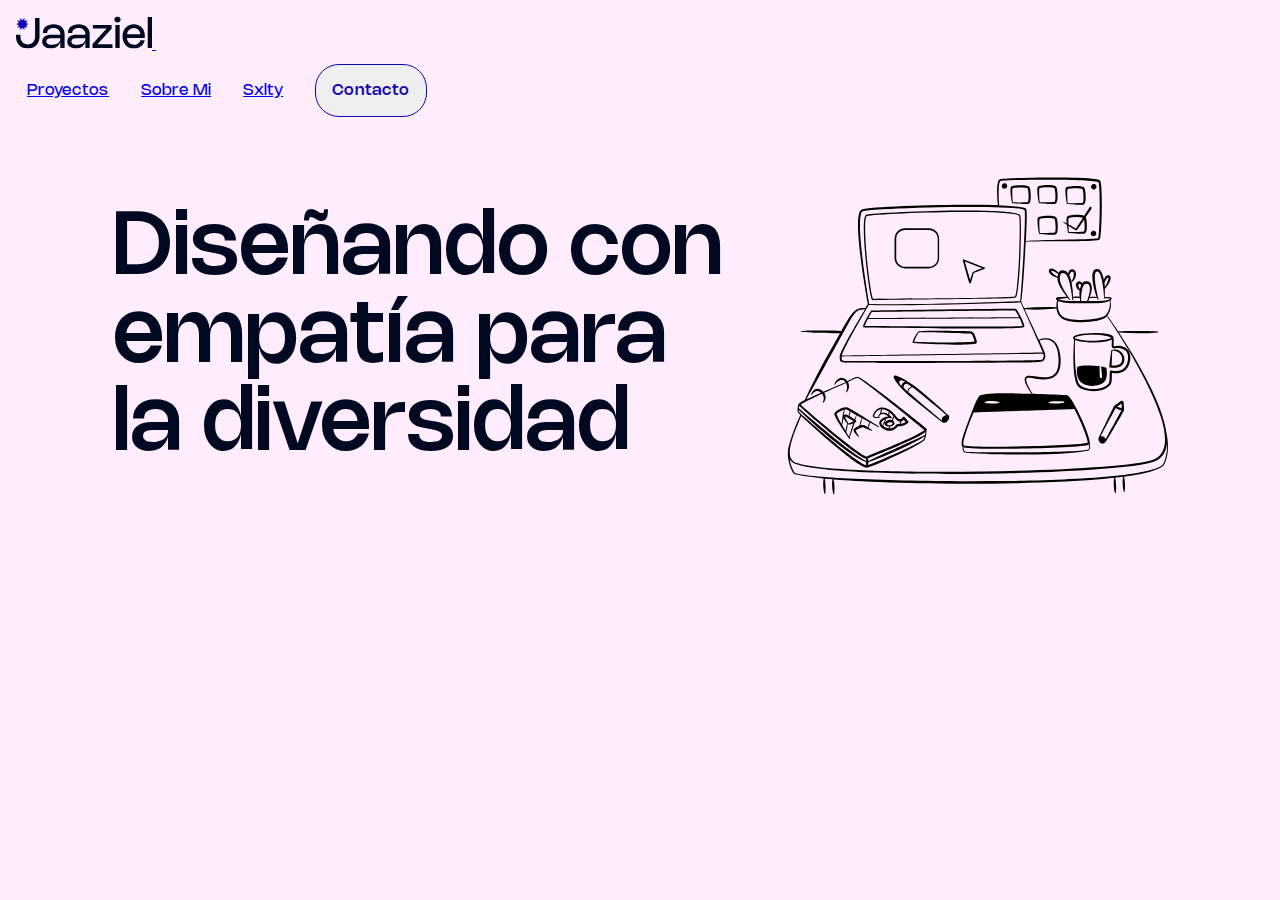
<file: index.html>
<!DOCTYPE html>
<html lang="en">
<head>
    <meta charset="UTF-8">
    <meta http-equiv="X-UA-Compatible" content="IE=edge">
    <meta name="viewport" content="width=device-width, initial-scale=1.0">
    <title>Jaaziel Hernández</title>
    <link href="https://cdn.jsdelivr.net/npm/bootstrap@5.3.0-alpha3/dist/css/bootstrap.min.css" rel="stylesheet" integrity="sha384-KK94CHFLLe+nY2dmCWGMq91rCGa5gtU4mk92HdvYe+M/SXH301p5ILy+dN9+nJOZ" crossorigin="anonymous">
    <link rel="stylesheet" href="./css/estilos.css">
</head>
<body>
<!-- Header Bootstrap Inicio -->
    <header>
        <nav class="navbar navbar-expand-lg">
            <div class="container-fluid">
              <a class="navbar-brand" href="#">
                <img src="/./assets/img/logotipo_positivo.svg" alt="Logo" width="auto" height="auto" class="d-inline-block">
              </a>
              <button class="navbar-toggler" type="button" data-bs-toggle="collapse" data-bs-target="#navbarText" aria-controls="navbarText" aria-expanded="false" aria-label="Toggle navigation">
                <span class="navbar-toggler-icon"></span>
              </button>
              <div class="collapse navbar-collapse" id="navbarText">
                <ul class="navbar-nav ms-auto mb-2 mb-lg-0">
                  <li class="nav-item">
                    <a class="nav-link active" aria-current="page" href="#">Proyectos</a>
                  </li>
                  <li class="nav-item">
                    <a class="nav-link active" href="#">Sobre Mi</a>
                  </li>
                  <li class="nav-item">
                    <a class="nav-link active" href="#">Sxlty</a>
                  </li>
                  <button type="button" class="btn btn-outline-primary btn-lg bg-transparetn">Contacto</button>
                </ul>
              </div>
            </div>
          </nav>
     <script src="https://cdn.jsdelivr.net/npm/bootstrap@5.3.0-alpha3/dist/js/bootstrap.bundle.min.js" integrity="sha384-ENjdO4Dr2bkBIFxQpeoTz1HIcje39Wm4jDKdf19U8gI4ddQ3GYNS7NTKfAdVQSZe" crossorigin="anonymous">
     </script>
    </header>
<!-- Header Bootstrap Final -->    
<section class="hero-section">
    <div class="hero-child">
    <h1>
        Diseñando con<br>
        empatía para<br>
        la diversidad
    </h1>
    </div>
    <div class="hero-child">
        <img src="./assets/img/Hero_Section.svg" alt="" height="auto" width="auto">
    </div>
</section>
<section>
    <div>

    </div>
</section>
</body>
</html>
</file>
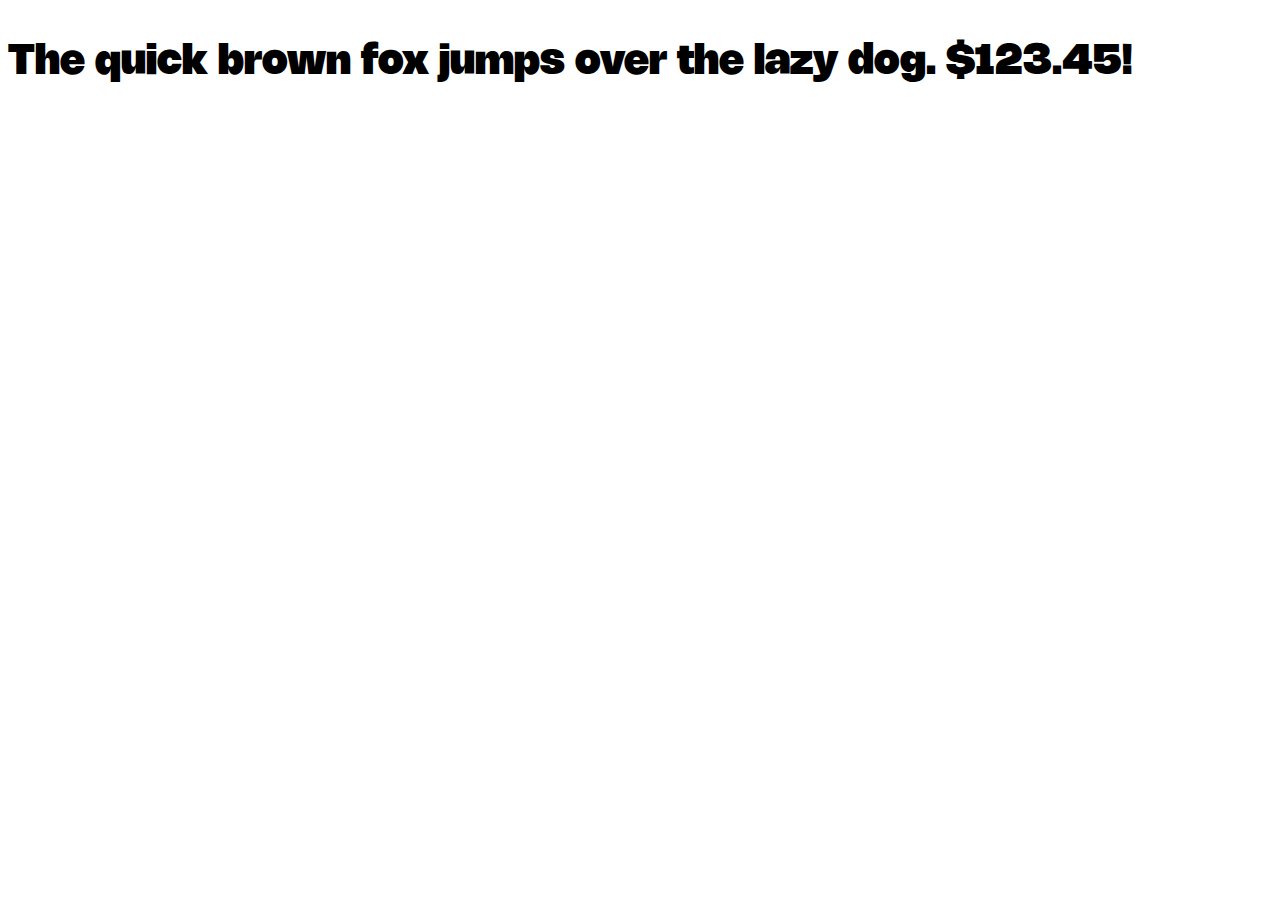
<file: assets/fonts/Nohemi/Nohemi/Web-PS/Nohemi-Black.html>
<!DOCTYPE html PUBLIC "-//W3C//DTD XHTML 1.0 Strict//EN" "http://www.w3.org/TR/xhtml1/DTD/xhtml1-strict.dtd">
<html lang="en" xml:lang="en" xmlns="http://www.w3.org/1999/xhtml">
<head>
<meta content="text/html; charset=utf-8" http-equiv="content-type"/>
<meta content="en-us" http-equiv="Content-Language"/>
<title>Nohemi Black - Web Font Specimen</title>
<link rel="stylesheet" type="text/css" media="screen" href="Nohemi-Black.css" />
<style type="text/css" media="screen">
body { font-size: 42px; font-family: "NohemiBlack", Georgia; }
</style>
</head>
<body>
<p contenteditable="true">The quick brown fox jumps over the lazy dog. $123.45!</p>
</body>
</html>
</file>
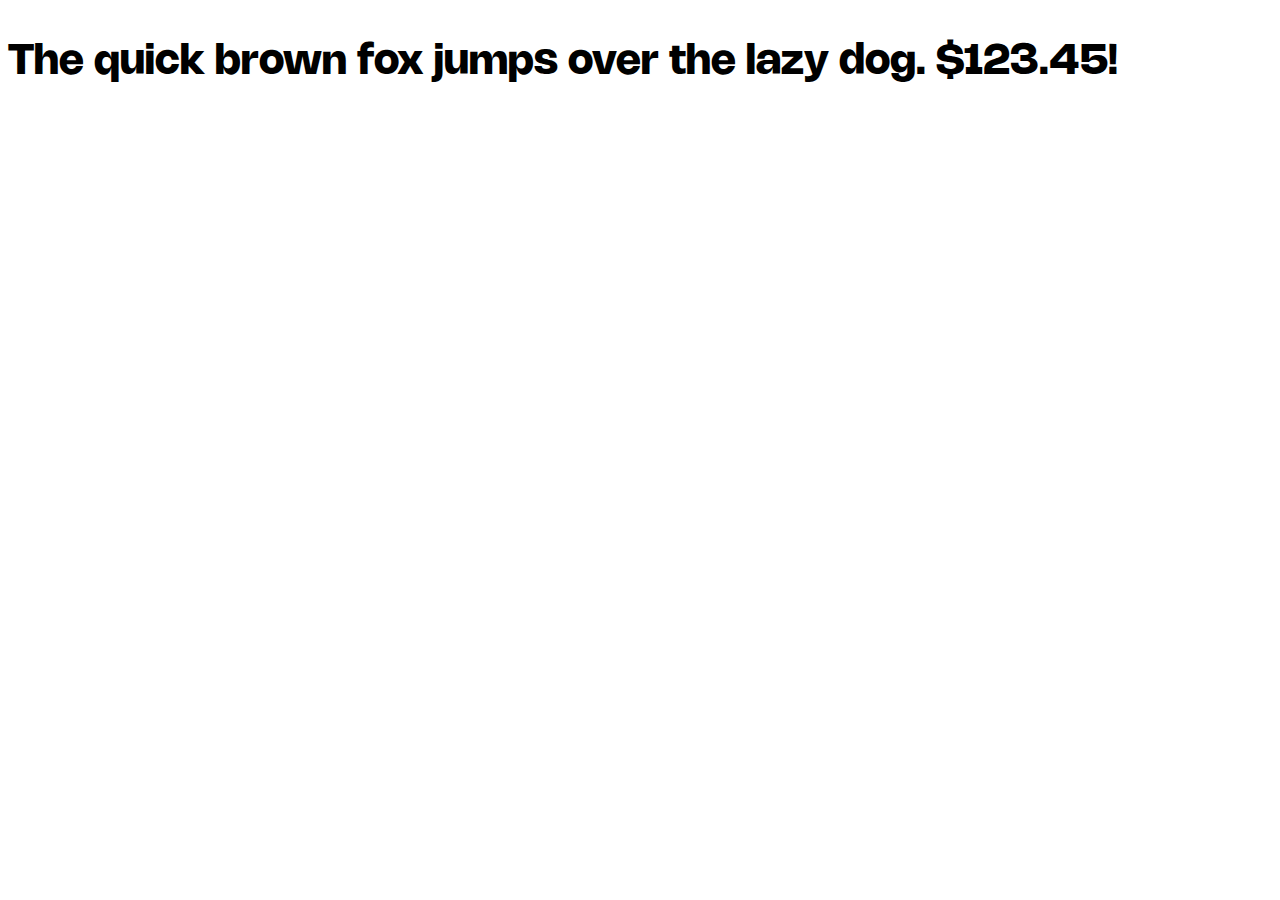
<file: assets/fonts/Nohemi/Nohemi/Web-PS/Nohemi-Bold.html>
<!DOCTYPE html PUBLIC "-//W3C//DTD XHTML 1.0 Strict//EN" "http://www.w3.org/TR/xhtml1/DTD/xhtml1-strict.dtd">
<html lang="en" xml:lang="en" xmlns="http://www.w3.org/1999/xhtml">
<head>
<meta content="text/html; charset=utf-8" http-equiv="content-type"/>
<meta content="en-us" http-equiv="Content-Language"/>
<title>Nohemi Bold - Web Font Specimen</title>
<link rel="stylesheet" type="text/css" media="screen" href="Nohemi-Bold.css" />
<style type="text/css" media="screen">
body { font-size: 42px; font-family: "Nohemi", Georgia; }
</style>
</head>
<body>
<p contenteditable="true">The quick brown fox jumps over the lazy dog. $123.45!</p>
</body>
</html>
</file>
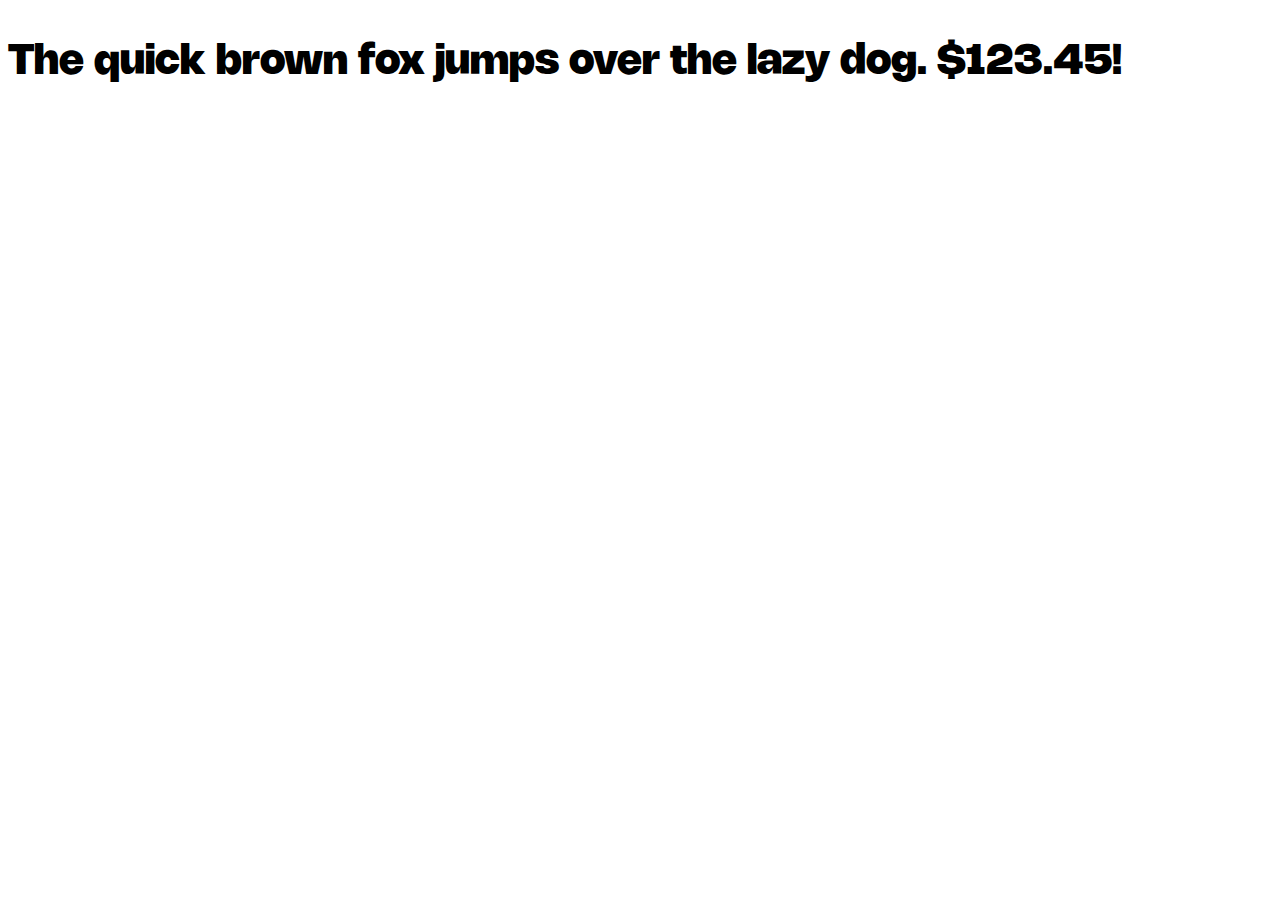
<file: assets/fonts/Nohemi/Nohemi/Web-PS/Nohemi-ExtraBold.html>
<!DOCTYPE html PUBLIC "-//W3C//DTD XHTML 1.0 Strict//EN" "http://www.w3.org/TR/xhtml1/DTD/xhtml1-strict.dtd">
<html lang="en" xml:lang="en" xmlns="http://www.w3.org/1999/xhtml">
<head>
<meta content="text/html; charset=utf-8" http-equiv="content-type"/>
<meta content="en-us" http-equiv="Content-Language"/>
<title>Nohemi Extra Bold - Web Font Specimen</title>
<link rel="stylesheet" type="text/css" media="screen" href="Nohemi-ExtraBold.css" />
<style type="text/css" media="screen">
body { font-size: 42px; font-family: "NohemiExtBd", Georgia; }
</style>
</head>
<body>
<p contenteditable="true">The quick brown fox jumps over the lazy dog. $123.45!</p>
</body>
</html>
</file>
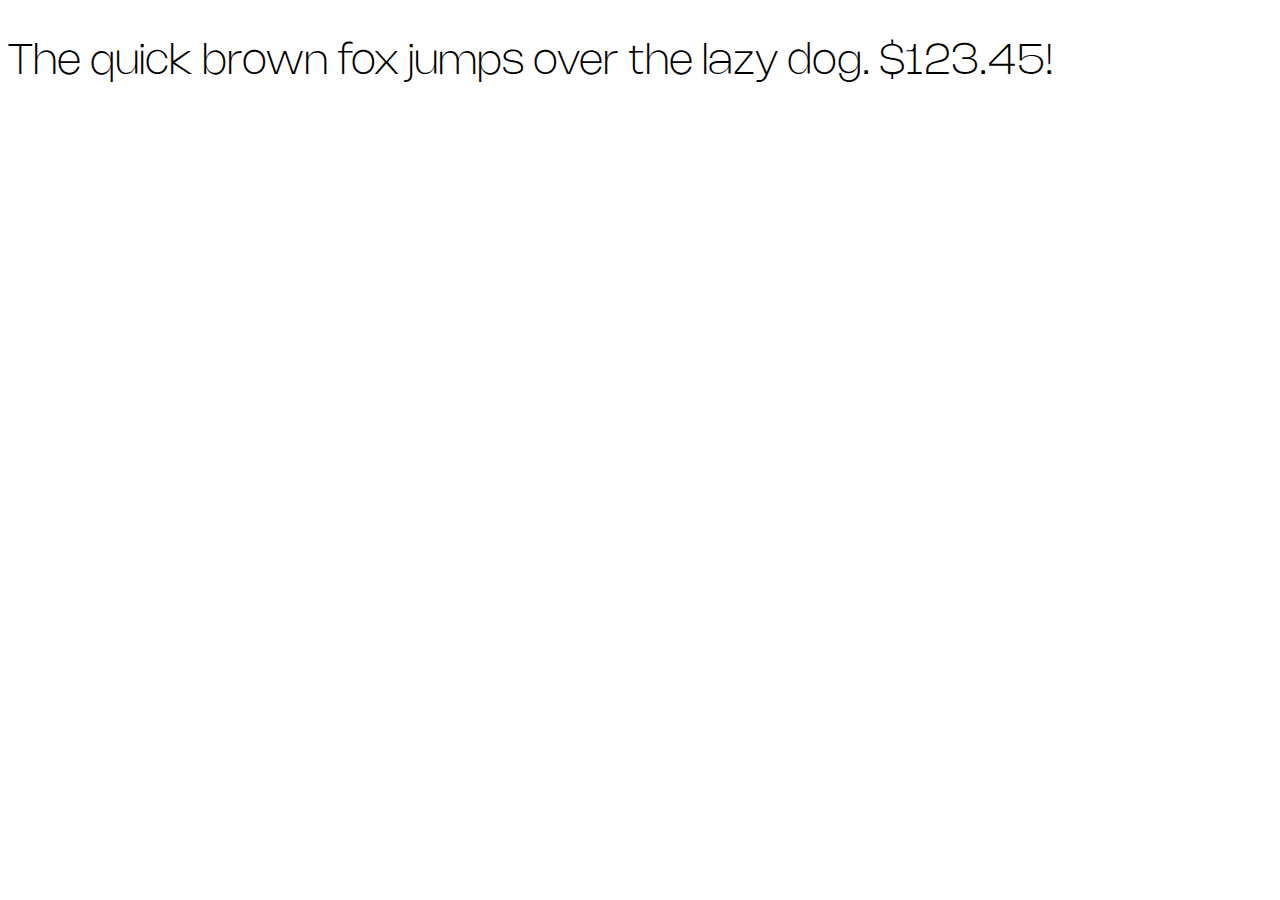
<file: assets/fonts/Nohemi/Nohemi/Web-PS/Nohemi-ExtraLight.html>
<!DOCTYPE html PUBLIC "-//W3C//DTD XHTML 1.0 Strict//EN" "http://www.w3.org/TR/xhtml1/DTD/xhtml1-strict.dtd">
<html lang="en" xml:lang="en" xmlns="http://www.w3.org/1999/xhtml">
<head>
<meta content="text/html; charset=utf-8" http-equiv="content-type"/>
<meta content="en-us" http-equiv="Content-Language"/>
<title>Nohemi Extra Light - Web Font Specimen</title>
<link rel="stylesheet" type="text/css" media="screen" href="Nohemi-ExtraLight.css" />
<style type="text/css" media="screen">
body { font-size: 42px; font-family: "NohemiExtLt", Georgia; }
</style>
</head>
<body>
<p contenteditable="true">The quick brown fox jumps over the lazy dog. $123.45!</p>
</body>
</html>
</file>
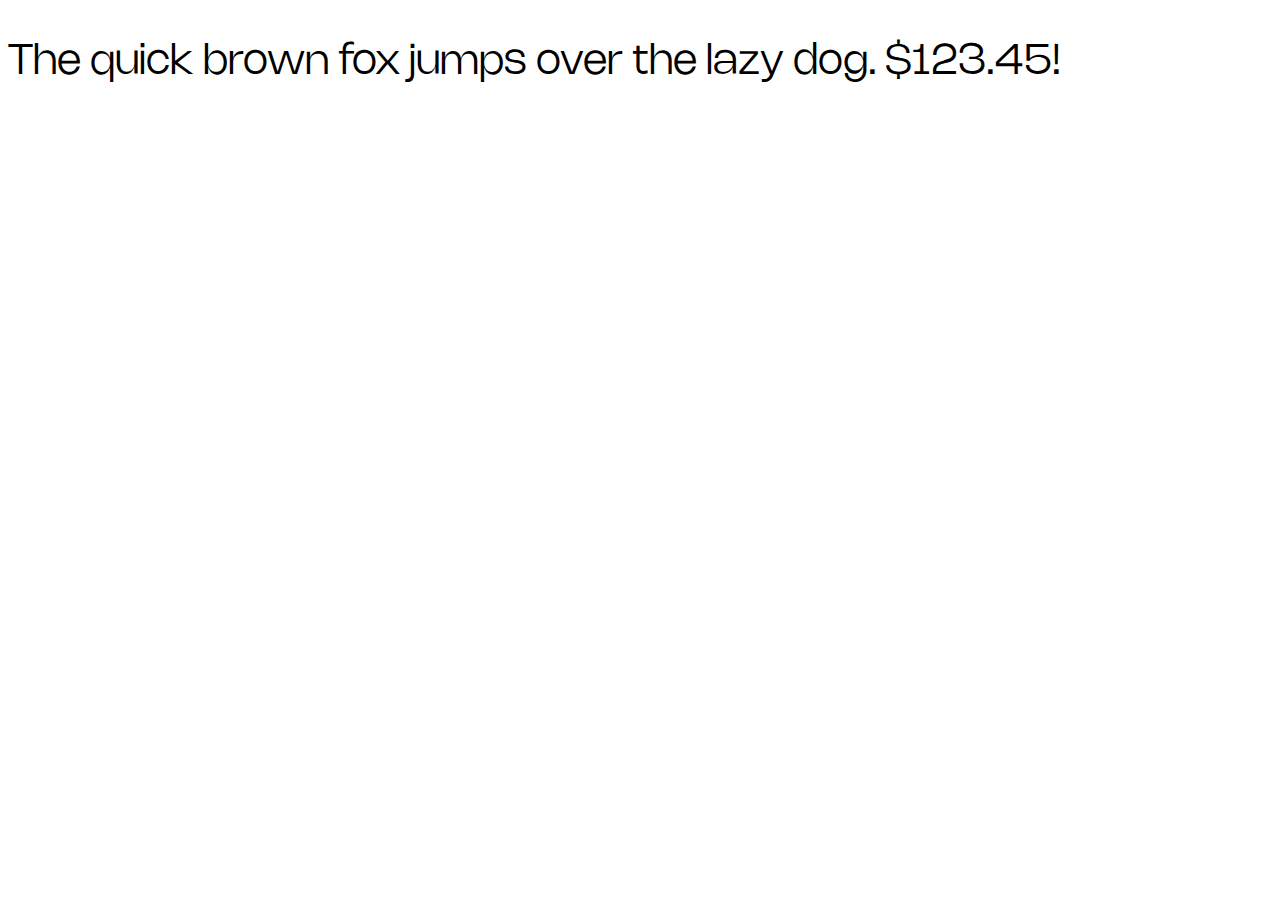
<file: assets/fonts/Nohemi/Nohemi/Web-PS/Nohemi-Light.html>
<!DOCTYPE html PUBLIC "-//W3C//DTD XHTML 1.0 Strict//EN" "http://www.w3.org/TR/xhtml1/DTD/xhtml1-strict.dtd">
<html lang="en" xml:lang="en" xmlns="http://www.w3.org/1999/xhtml">
<head>
<meta content="text/html; charset=utf-8" http-equiv="content-type"/>
<meta content="en-us" http-equiv="Content-Language"/>
<title>Nohemi Light - Web Font Specimen</title>
<link rel="stylesheet" type="text/css" media="screen" href="Nohemi-Light.css" />
<style type="text/css" media="screen">
body { font-size: 42px; font-family: "NohemiLight", Georgia; }
</style>
</head>
<body>
<p contenteditable="true">The quick brown fox jumps over the lazy dog. $123.45!</p>
</body>
</html>
</file>
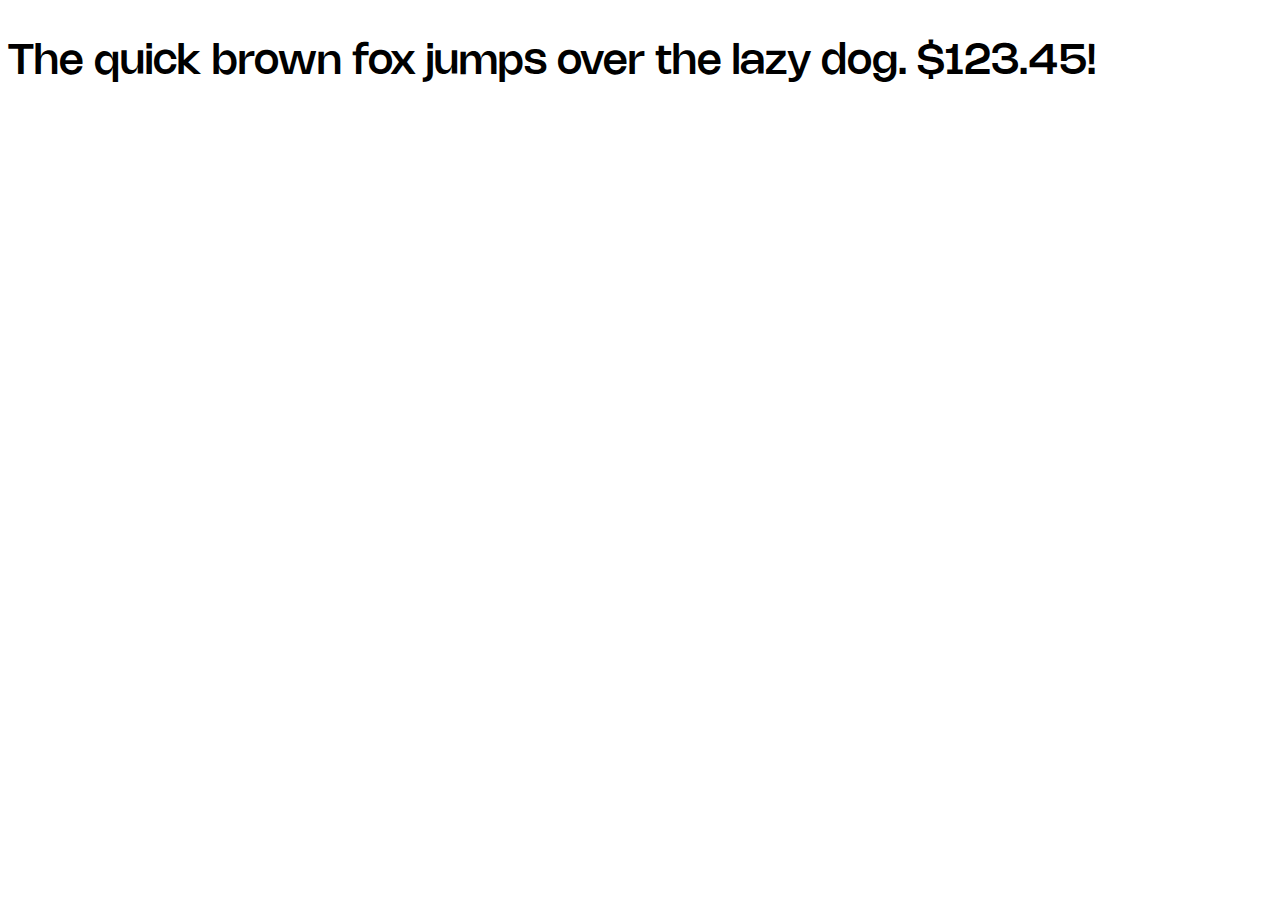
<file: assets/fonts/Nohemi/Nohemi/Web-PS/Nohemi-Medium.html>
<!DOCTYPE html PUBLIC "-//W3C//DTD XHTML 1.0 Strict//EN" "http://www.w3.org/TR/xhtml1/DTD/xhtml1-strict.dtd">
<html lang="en" xml:lang="en" xmlns="http://www.w3.org/1999/xhtml">
<head>
<meta content="text/html; charset=utf-8" http-equiv="content-type"/>
<meta content="en-us" http-equiv="Content-Language"/>
<title>Nohemi Medium - Web Font Specimen</title>
<link rel="stylesheet" type="text/css" media="screen" href="Nohemi-Medium.css" />
<style type="text/css" media="screen">
body { font-size: 42px; font-family: "NohemiMed", Georgia; }
</style>
</head>
<body>
<p contenteditable="true">The quick brown fox jumps over the lazy dog. $123.45!</p>
</body>
</html>
</file>
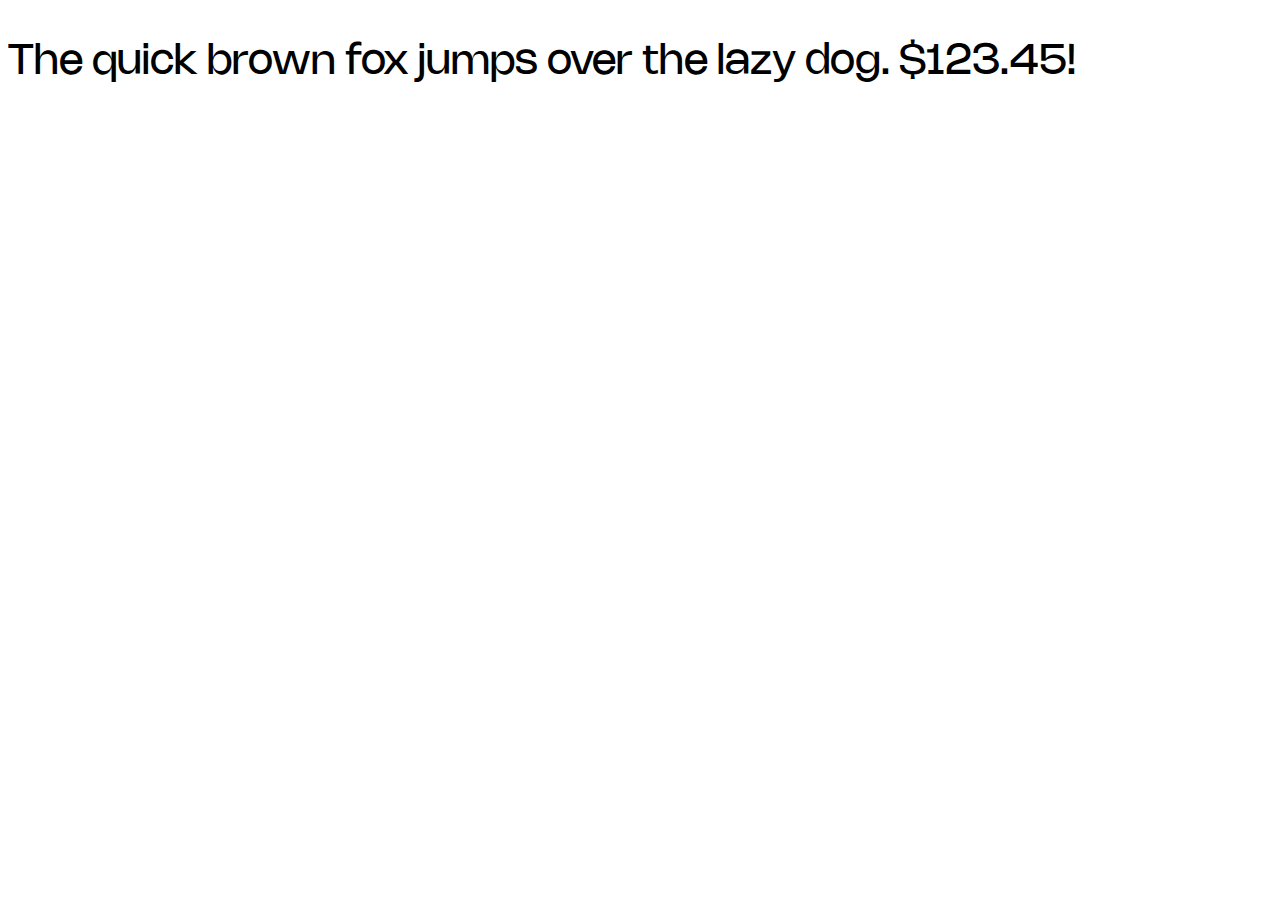
<file: assets/fonts/Nohemi/Nohemi/Web-PS/Nohemi-Regular.html>
<!DOCTYPE html PUBLIC "-//W3C//DTD XHTML 1.0 Strict//EN" "http://www.w3.org/TR/xhtml1/DTD/xhtml1-strict.dtd">
<html lang="en" xml:lang="en" xmlns="http://www.w3.org/1999/xhtml">
<head>
<meta content="text/html; charset=utf-8" http-equiv="content-type"/>
<meta content="en-us" http-equiv="Content-Language"/>
<title>Nohemi Regular - Web Font Specimen</title>
<link rel="stylesheet" type="text/css" media="screen" href="Nohemi-Regular.css" />
<style type="text/css" media="screen">
body { font-size: 42px; font-family: "Nohemi", Georgia; }
</style>
</head>
<body>
<p contenteditable="true">The quick brown fox jumps over the lazy dog. $123.45!</p>
</body>
</html>
</file>
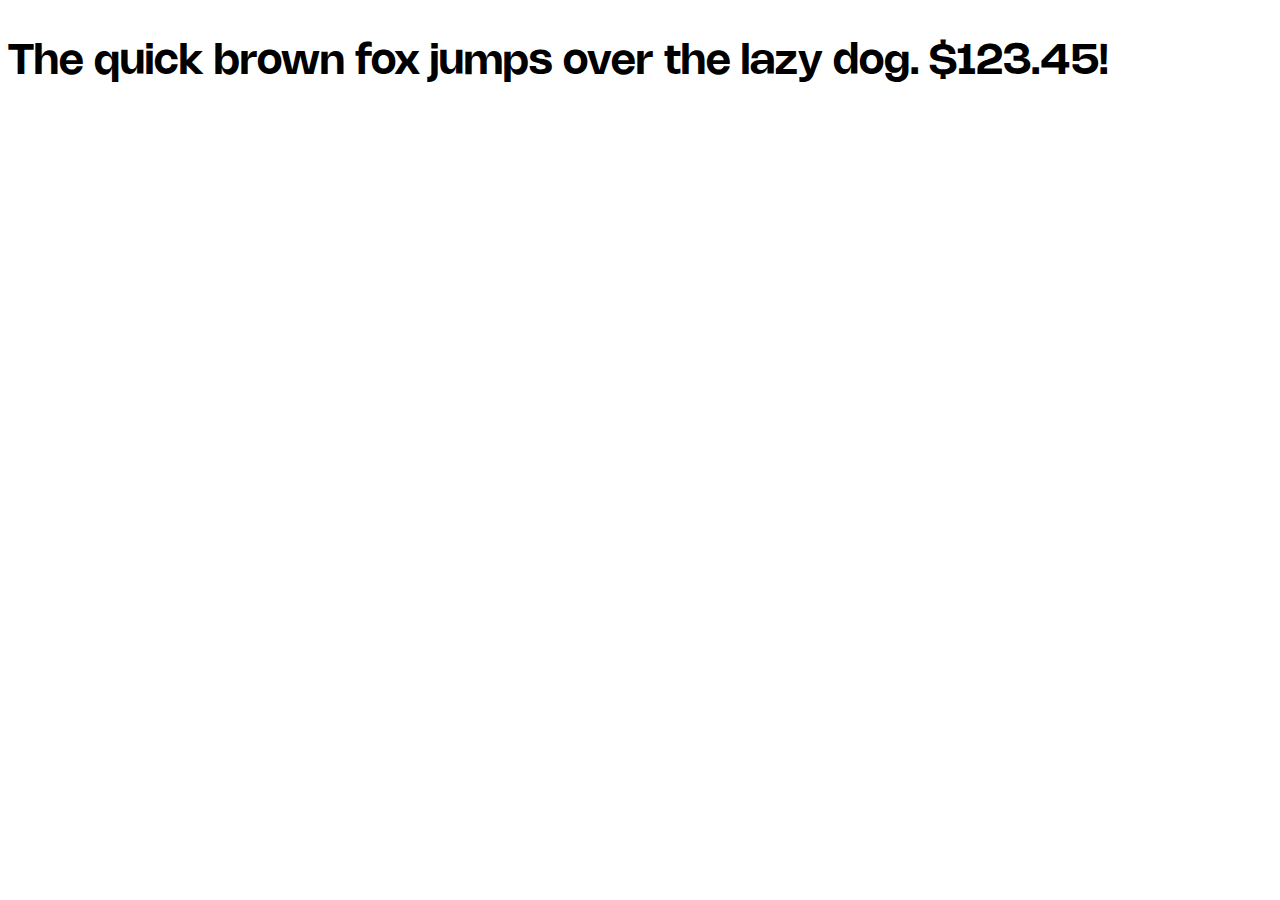
<file: assets/fonts/Nohemi/Nohemi/Web-PS/Nohemi-SemiBold.html>
<!DOCTYPE html PUBLIC "-//W3C//DTD XHTML 1.0 Strict//EN" "http://www.w3.org/TR/xhtml1/DTD/xhtml1-strict.dtd">
<html lang="en" xml:lang="en" xmlns="http://www.w3.org/1999/xhtml">
<head>
<meta content="text/html; charset=utf-8" http-equiv="content-type"/>
<meta content="en-us" http-equiv="Content-Language"/>
<title>Nohemi Semi Bold - Web Font Specimen</title>
<link rel="stylesheet" type="text/css" media="screen" href="Nohemi-SemiBold.css" />
<style type="text/css" media="screen">
body { font-size: 42px; font-family: "NohemiSemBd", Georgia; }
</style>
</head>
<body>
<p contenteditable="true">The quick brown fox jumps over the lazy dog. $123.45!</p>
</body>
</html>
</file>
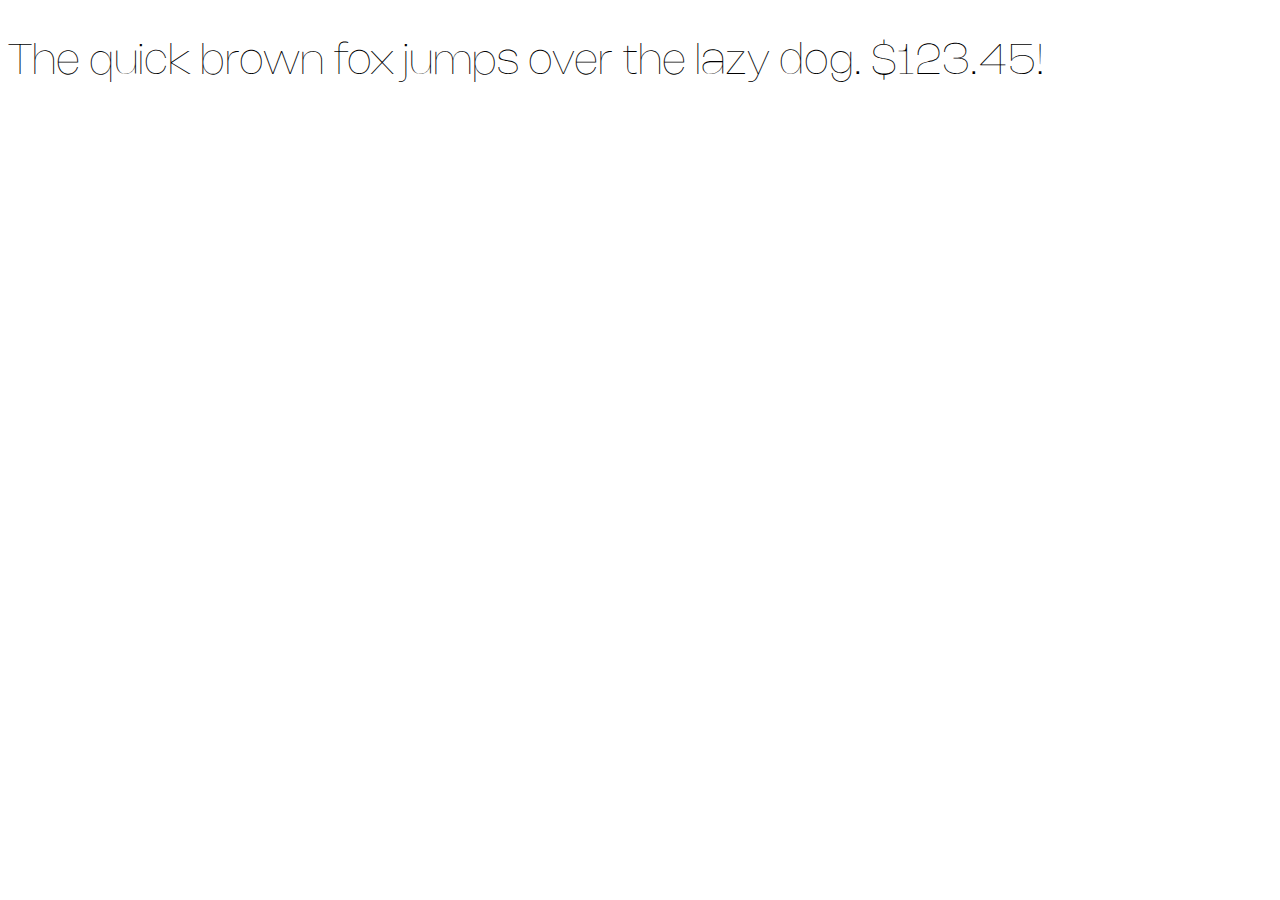
<file: assets/fonts/Nohemi/Nohemi/Web-PS/Nohemi-Thin.html>
<!DOCTYPE html PUBLIC "-//W3C//DTD XHTML 1.0 Strict//EN" "http://www.w3.org/TR/xhtml1/DTD/xhtml1-strict.dtd">
<html lang="en" xml:lang="en" xmlns="http://www.w3.org/1999/xhtml">
<head>
<meta content="text/html; charset=utf-8" http-equiv="content-type"/>
<meta content="en-us" http-equiv="Content-Language"/>
<title>Nohemi Thin - Web Font Specimen</title>
<link rel="stylesheet" type="text/css" media="screen" href="Nohemi-Thin.css" />
<style type="text/css" media="screen">
body { font-size: 42px; font-family: "NohemiThin", Georgia; }
</style>
</head>
<body>
<p contenteditable="true">The quick brown fox jumps over the lazy dog. $123.45!</p>
</body>
</html>
</file>
<file: css/estilos.css>
*{
    margin: 0;
    padding: 0;
    box-sizing: border-box;
}

@font-face {
    font-family: "Nohemi";
    src: url("../assets/fonts/Nohemi/Nohemi/Variable-TT/Nohemi-VF.ttf");
}

body{
    font-family: "Nohemi";
    background-color: #FFEDFE;
}
/* Start NavBar*/
nav{
    width: 100%;
    padding: 1rem, 1rem, 1rem, 1rem;
    background-color: #FFEDFE;
    display: flex;
    flex-direction: row;
    justify-content: space-between;
    align-items: center;
    padding: 1rem;
}
.logotipo_menu{
    width: 8.5rem;
    height: 2rem;
}
nav ul{
    list-style-type: none;
    display: flex;
    align-items: center;
    justify-content: space-around;
    padding: .7rem;
    gap: 2rem;
}
nav ul li{
    text-decoration: none;
    font-family: "Nohemi";
    font-style: medium;
    font-size: 1rem;
    line-height: 0.839rem;
    line-height: 120%;
    color: #000920;
}
nav ul li:hover{
    color: #1306B2;
}
.btn{
    
    font-family: "Nohemi";
    font-style: normal;
    font-weight: 500;
    font-size: 1rem;
    line-height: 120%;
    color: #1306B2;

    box-sizing: border-box;
    display: flex;
    flex-direction: row;
    justify-content: center;
    align-items: center;
    padding: 1rem;
    border: 1px solid #1306B2;
    border-radius: 1.5rem;
}
.btn:hover{

    font-family: "Nohemi";
    font-style: normal;
    font-weight: 500;
    line-height: 120%;
    color: #0C037E;

    background-color: #FFD0FC;
    border-color: #0C037E;
}
/*End NavBar*/
/* H1 CSS*/
/* Breakpoint PC*/
h1{
    font-family: "Nohemi";
    font-style: normal;
    font-weight: 500;
    font-size: 6.875rem;
    line-height: 132px;
    color: #000920;
    text-align: left;
}
@media only screen and (max-width: 1920px) {
    h1 {
    font-family: "Nohemi";
    font-style: normal;
    font-weight: 500;
    font-size: 6.875rem;
    line-height: 132px;
    color: #000920;
    text-align: left;
    }
}
/* Breakpoint Laptop*/
@media only screen and (max-width: 1440px) {
    h1 {
    font-family: "Nohemi";
    font-style: normal;
    font-weight: 500;
    font-size: 5.5rem;
    line-height: 100%;
    color: #000920;
    text-align: left;
    }
}
/* Breakpoint Tablet*/
@media only screen and (max-width: 768px){
    h1 {
        font-family: "Nohemi";
        font-style: normal;
        font-weight: 500;
        font-size: 3rem;
        line-height: 100%;
        color: #000920;
        text-align: center;
        }
}
/* Breakpoint Movil*/
@media only screen and (max-width: 320px) {
    h1 {
        font-family: "Nohemi";
        font-style: normal;
        font-weight: 500;
        font-size: 2.25rem;
        line-height: 100%;
        color: #000920;
        text-align: center;
        }
}
/* H1 CSS end*/
/*Start Hero Section*/
.hero-section {
    display: flex;
    flex-wrap: wrap;
    width: 100vw;
    height: 70%;
    padding: 2rem, 2rem, 2rem, 2rem;
    gap: auto;
    background-color: #FFEDFE;
    flex-direction: row;
    justify-content: center;
    align-items: center;
}
.hero-child {
    width: auto;
    height: auto;
    padding: 4rem;
}
@media only screen and (max-width: 1440px){
    .hero-section {
    display: flex;
    flex-wrap: wrap;
    width: 100vw;
    height: 70%;
    padding: 1rem, 1rem, 1rem, 1rem;
    gap: auto;
    background-color: #FFEDFE;
    flex-direction: row;
    justify-content: center;
    align-items: center;
    }
    .hero-child {
    width: auto;
    height: auto;
    padding: 2rem;
    }     
}

@media only screen and (max-width: 768px) {
    .hero-section {
        display: flex;
        flex-wrap: wrap;
        width: 100vw;
        height: 70%;
        gap: auto;
        background-color: #FFEDFE;
        flex-direction: column;
        justify-content: space-around;
        align-items: center;
        }
        .hero-child {
        width: auto;
        height: auto;
        display: flex;
        flex-direction: column;
        }     

}

@media only screen and (max-width: 320px) {
    .hero-section {
        display: flex;
        flex-wrap: wrap;
        width: 100vw;
        height: 70%;
        gap: auto;
        background-color: #FFEDFE;
        flex-direction: column;
        justify-content: space-around;
        align-items: center;
        }
        .hero-child {
        width: auto;
        height: auto;
        display: flex;
        flex-direction: column;
        }  
}
</file>
<file: assets/fonts/Nohemi/Nohemi/Web-PS/Nohemi-Black.css>
/* Webfont: Nohemi-Black */@font-face {
    font-family: 'NohemiBlack';
    src: url('Nohemi-Black.woff2') format('woff2'), /* Modern Browsers */
         url('Nohemi-Black.otf') format('opentype'); /* Safari, Android, iOS */
             font-style: normal;
    font-weight: normal;
    text-rendering: optimizeLegibility;
}
</file>
<file: assets/fonts/Nohemi/Nohemi/Web-PS/Nohemi-Bold.css>
/* Webfont: Nohemi-Bold */@font-face {
    font-family: 'Nohemi';
    src: url('Nohemi-Bold.woff2') format('woff2'), /* Modern Browsers */
         url('Nohemi-Bold.otf') format('opentype'); /* Safari, Android, iOS */
             font-style: normal;
    font-weight: bold;
    text-rendering: optimizeLegibility;
}
</file>
<file: assets/fonts/Nohemi/Nohemi/Web-PS/Nohemi-ExtraBold.css>
/* Webfont: Nohemi-ExtraBold */@font-face {
    font-family: 'NohemiExtBd';
    src: url('Nohemi-ExtraBold.woff2') format('woff2'), /* Modern Browsers */
         url('Nohemi-ExtraBold.otf') format('opentype'); /* Safari, Android, iOS */
             font-style: normal;
    font-weight: normal;
    text-rendering: optimizeLegibility;
}
</file>
<file: assets/fonts/Nohemi/Nohemi/Web-PS/Nohemi-ExtraLight.css>
/* Webfont: Nohemi-ExtraLight */@font-face {
    font-family: 'NohemiExtLt';
    src: url('Nohemi-ExtraLight.woff2') format('woff2'), /* Modern Browsers */
         url('Nohemi-ExtraLight.otf') format('opentype'); /* Safari, Android, iOS */
             font-style: normal;
    font-weight: normal;
    text-rendering: optimizeLegibility;
}
</file>
<file: assets/fonts/Nohemi/Nohemi/Web-PS/Nohemi-Light.css>
/* Webfont: Nohemi-Light */@font-face {
    font-family: 'NohemiLight';
    src: url('Nohemi-Light.woff2') format('woff2'), /* Modern Browsers */
         url('Nohemi-Light.otf') format('opentype'); /* Safari, Android, iOS */
             font-style: normal;
    font-weight: normal;
    text-rendering: optimizeLegibility;
}
</file>
<file: assets/fonts/Nohemi/Nohemi/Web-PS/Nohemi-Medium.css>
/* Webfont: Nohemi-Medium */@font-face {
    font-family: 'NohemiMed';
    src: url('Nohemi-Medium.woff2') format('woff2'), /* Modern Browsers */
         url('Nohemi-Medium.otf') format('opentype'); /* Safari, Android, iOS */
             font-style: normal;
    font-weight: normal;
    text-rendering: optimizeLegibility;
}
</file>
<file: assets/fonts/Nohemi/Nohemi/Web-PS/Nohemi-Regular.css>
/* Webfont: Nohemi-Regular */@font-face {
    font-family: 'Nohemi';
    src: url('Nohemi-Regular.woff2') format('woff2'), /* Modern Browsers */
         url('Nohemi-Regular.otf') format('opentype'); /* Safari, Android, iOS */
             font-style: normal;
    font-weight: normal;
    text-rendering: optimizeLegibility;
}
</file>
<file: assets/fonts/Nohemi/Nohemi/Web-PS/Nohemi-SemiBold.css>
/* Webfont: Nohemi-SemiBold */@font-face {
    font-family: 'NohemiSemBd';
    src: url('Nohemi-SemiBold.woff2') format('woff2'), /* Modern Browsers */
         url('Nohemi-SemiBold.otf') format('opentype'); /* Safari, Android, iOS */
             font-style: normal;
    font-weight: normal;
    text-rendering: optimizeLegibility;
}
</file>
<file: assets/fonts/Nohemi/Nohemi/Web-PS/Nohemi-Thin.css>
/* Webfont: Nohemi-Thin */@font-face {
    font-family: 'NohemiThin';
    src: url('Nohemi-Thin.woff2') format('woff2'), /* Modern Browsers */
         url('Nohemi-Thin.otf') format('opentype'); /* Safari, Android, iOS */
             font-style: normal;
    font-weight: normal;
    text-rendering: optimizeLegibility;
}
</file>
